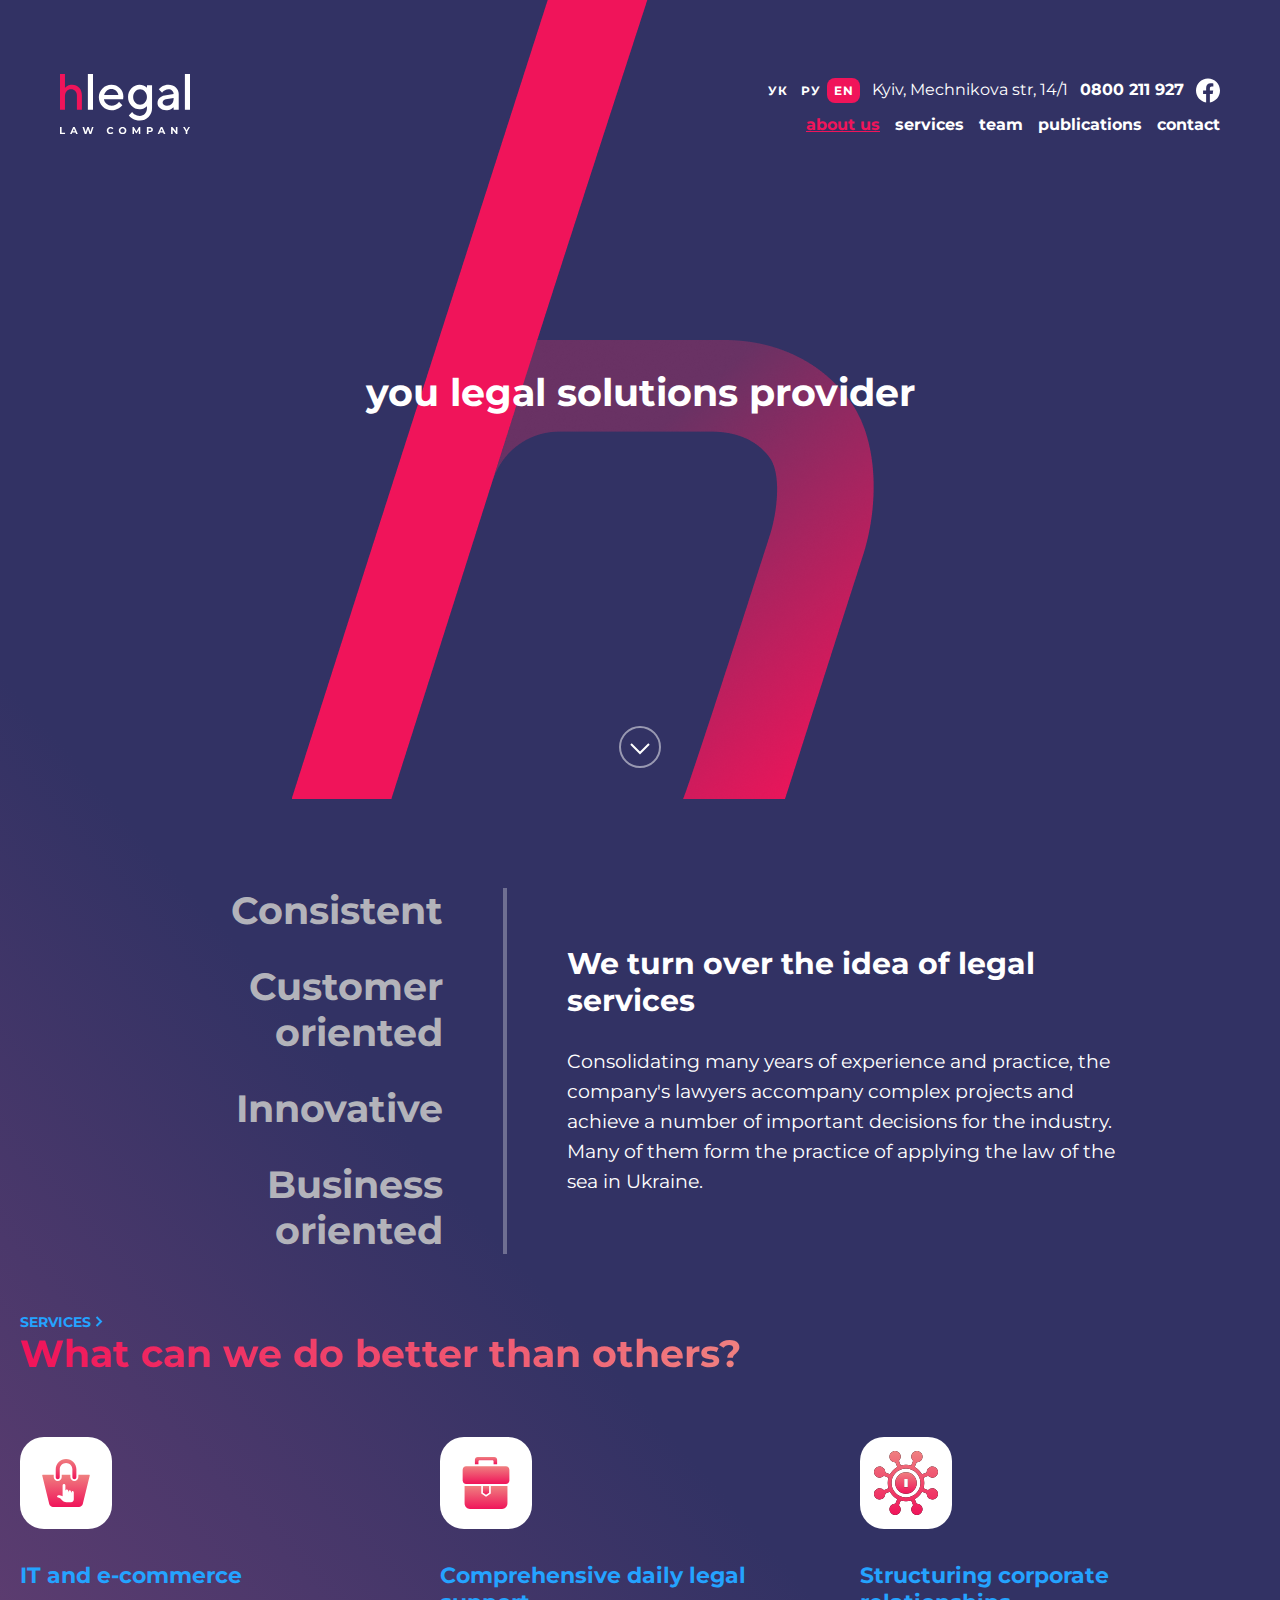
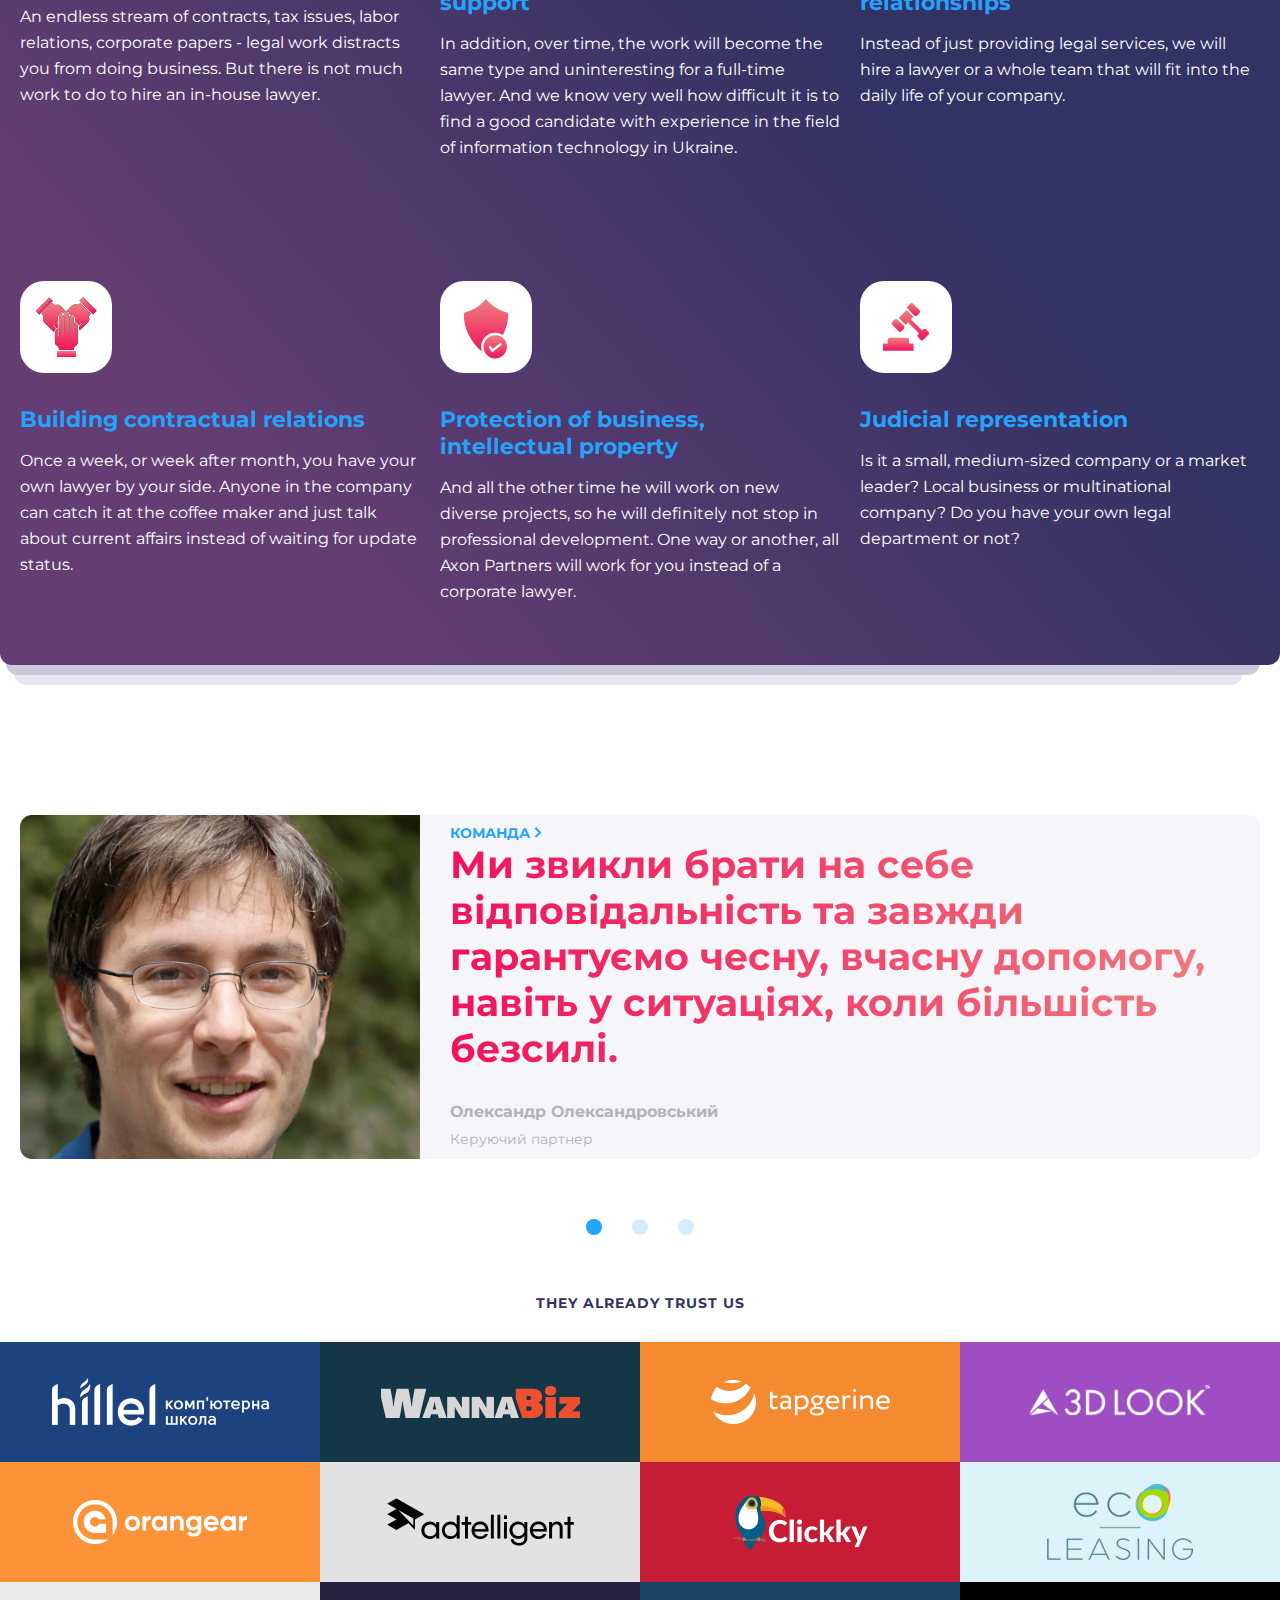
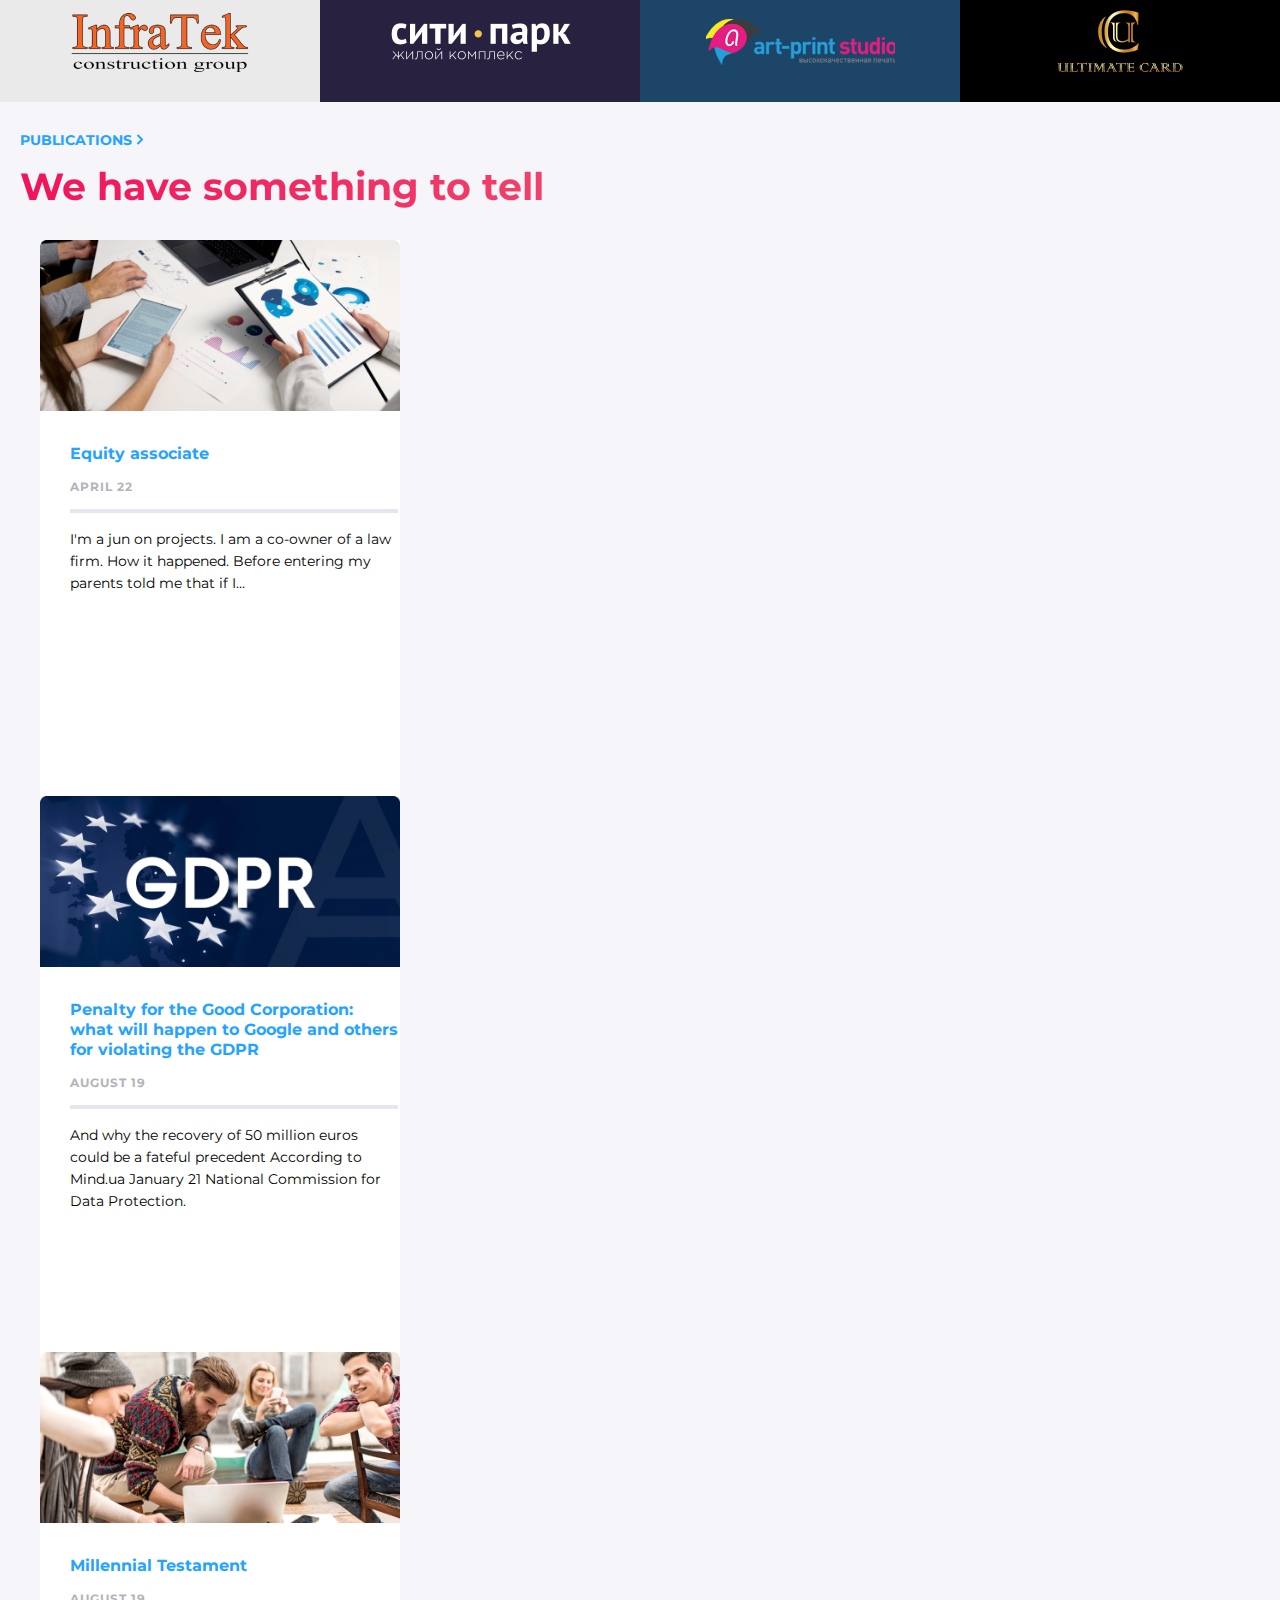
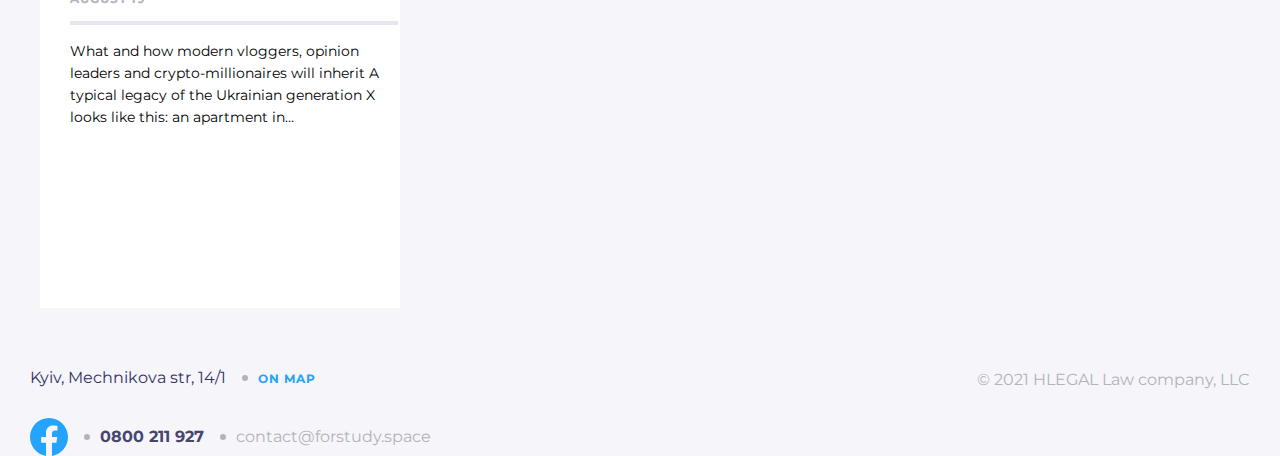
<file: index.html>
<!DOCTYPE html>
<html lang="en">
<head>

    <link rel="stylesheet" href="styles/reset.css">
    <link rel="stylesheet" href="styles/popup.css">
    <link rel="stylesheet" href="styles/style.css">
    <title>Final Italian Job</title>
</head>
<body>
    <div class="flexible_wrapper">
    <div class="main_wraper">
    <header class="header">
        <div class="mobile">
            <div class="navigation-mobile">
                <div class="letters">
                    <p class="lang">УК</p>
                    <p class="lang">РУ</p>
                    <p class="lang active">EN</p>
                </div>
                <p class="phone">0800 211 927</p>

            </div>
            <div class="logo-mobile">
                <img class="header__logo" src="image/Logo_mobile_white.svg" alt="logo">
                <img src="image/Hamburger_mobile_white.svg" alt="navigation" class="hamburger"> 
            </div>
        </div>
        <div class="fix-size-main header__container">
            <div class="test"><img class="header__logo" src="image/Logo.svg" alt="logo"></div>
                <div class="header__main-content__contacts">
                    <p class="lang">УК</p>
                    <p class="lang">РУ</p>
                    <p class="lang active">EN</p>
                    <div class="point"></div>
                    <p class="address">Kyiv, Mechnikova str, 14/1</p>
                    <div class="point"></div>
                    <p class="phone">0800 211 927</p>
                    <div class="point"></div>
                    <svg class="fb_header_hover" width="24" height="25" 
                        viewBox="0 0 24 25" fill="none" xmlns="http://www.w3.org/2000/svg">
                        <path d="M24 12.5733C24 5.90541 18.6274 0.5 12 0.5C5.37258 0.5 0 5.90541 0 12.5733C0 18.5995 4.38823 23.5943 10.125 24.5V16.0633H7.07813V12.5733H10.125V9.91343C10.125 6.88755 11.9165 5.21615 14.6576 5.21615C15.9705 5.21615 17.3438 5.45195 17.3438 5.45195V8.42313H15.8306C14.3399 8.42313 13.875 9.35379 13.875 10.3086V12.5733H17.2031L16.6711 16.0633H13.875V24.5C19.6118 23.5943 24 18.5995 24 12.5733Z" fill="white"/>
                    </svg>
                </div>
                <div class="test2">
                    <nav class="header__main-content__nav">
                        <ul class="nav__list">
                            <li class="nav__list__item active"><a href="pages/about.html">about us</a></li>
                            <li class="nav__list__item"><a href="">services</a></li>
                            <li class="nav__list__item"><a href="">team</a></li>
                            <li class="nav__list__item"><a href="">publications</a></li>
                            <li id="modalButton" class="nav__list__item modal-link"> contact</li>
                        </ul>
                    </nav>
                </div>
        </div>
    </header>
        <main>
        <section class="main_background">
            <div class="svg_logo">
                    <h3 class="title_logo">you legal solutions provider</h3>
                <div class="svg">
                    <svg class="scroll" width="42" height="42" viewBox="0 0 42 42" fill="none" xmlns="http://www.w3.org/2000/svg">
                    <g clip-path="url(#clip0_22728_11340)">
                    <circle opacity="0.5" cx="21" cy="21" r="20" id="one" stroke="white" stroke-width="2"/>
                    <path d="M12 18L21 27L30 18" id="one" stroke="white" stroke-width="2"/>
                    </g>
                    <defs>
                    <clipPath id="clip0_22728_11340">
                    <rect width="42" height="42" fill="white"/>
                    </clipPath>
                    </defs>
                    </svg>  
                </div>                     
            </div>
            <div class="fix-size-main">
            <div class="main__first">
                <div class="modal-container " id="modal">

                    <div class="window ">
                        <div class="fix-size_container">
                            <div class="menu"><h1 class="main_title">We would like to help you 
                                </h1>
                                <img id="closeModal" class="cross_absolute" src="image/cross.svg" alt="cross">
                            </div>
                
                        <input class="input_upper" type="text" placeholder="Name">
                        <textarea class="input_main" placeholder="Message"></textarea>
                        <h2 class="second_title">How to answer you?</h2>
                        <input class="input_upper" type="text" placeholder="Phone number">
                        <input class="input_email" type="text" placeholder="Email">
                        <button class="button">Send message</button>
                    </div>
                    </div>
                </div>
                <div class="main__card-container bordered">
                    <div class="main__card">
                        <p>
                            Consistent
                        </p>
                    </div>
                    <div class="main__card">
                        <p>
                            Customer oriented
                        </p>
                    </div>
                    <div class="main__card">
                        <p>
                            Innovative
                        </p>
                    </div>
                    <div class="main__card">
                        <p>
                            Business oriented
                        </p>
            </div>
            </div>
            <div class="main__information ">
                <h1 class="main__information-title">
                    We turn over the idea of legal services
                </h1>
                <p class="main__information-text">
                    Consolidating many years of experience
                     and practice, the company's lawyers 
                     accompany complex projects and achieve
                      a number of important decisions for
                       the industry. Many of them form the 
                       practice of applying the law of the sea in Ukraine.
                </p>
            </div>
        </div>
    </div>
            <div class="fix-size-main">
                <div class="additional_title" ><p class="title_secondary" >services
                    <svg width="8" height="11" viewBox="0 0 8 11" fill="none" xmlns="http://www.w3.org/2000/svg">
                        <path d="M1.5 1L6 5.5L1.5 10" class="title_secondary" stroke ="#24A3FF" stroke-width="2"/>
                        </svg></p>
                    <h2 class="secondaty_info">What can we do better than others?</h2>
                </div>
                <div class="flexi_cards">
                <div class="card_container_small left">
                <div class="card_small">
                    <img class="icon" src="image/basket.svg" alt="basket">
                    <h3 class="card_title">IT and e-commerce</h3>
                    <p class="card_info">An endless stream of contracts, tax issues,
                        labor relations, corporate papers - legal
                        work distracts you from doing business. 
                        But there is not much work to do to hire
                        an in-house lawyer.</p>
                </div>
                <div class="card_small">
                    <img class="icon" src="image/purse.svg" alt="purse">
                    <h3 class="card_title">Comprehensive daily
                        legal support</h3>
                    <p class="card_info">In addition, over time, 
                        the work will become the same type and 
                        uninteresting for a full-time lawyer. 
                        And we know very well how difficult it 
                        is to find a good candidate with experience
                         in the field of information technology in 
                         Ukraine.</p>
                </div>
                <div class="card_small">
                    <img class="icon" src="image/atom.svg" alt="atom">
                    <h3 class="card_title">Structuring corporate relationships</h3>
                    <p class="card_info">Instead of just providing legal services, 
                        we will hire a lawyer or a whole team that will fit
                         into the daily life of your company.</p>
                </div>
            </div>
            <div class="card_container_small right">
                <div class="card_small">
                    <img class="icon" src="image/hands.svg" alt="hands">
                    <h3 class="card_title">Building contractual relations</h3>
                    <p class="card_info">Once a week, or week after month, 
                        you have your own lawyer by your side. Anyone in
                         the company can catch it at the coffee maker and 
                         just talk about current affairs instead of waiting 
                         for update status.</p>
                </div>
                <div class="card_small">
                    <img class="icon" src="image/shield.svg" alt="shield">
                    <h3 class="card_title">Protection of business, intellectual property</h3>
                    <p class="card_info">And all the other time he will work on new diverse 
                        projects, so he will definitely not stop in professional 
                        development. One way or another, all Axon Partners will 
                        work for you instead of a corporate lawyer.</p>
                </div>
                <div class="card_small">
                    <img class="icon" src="image/hummer.svg" alt="hummer">
                    <h3 class="card_title">Judicial representation</h3>
                    <p class="card_info">Is it a small, medium-sized company
                         or a market leader? Local business or multinational 
                         company? Do you have your own legal department or 
                         not?</p>
                </div>
            </div>
        </div>        
         </section>
        </div>
         <section class="team">
            <div class="fix-size-main relative">
                <div class="photo_card">
                    <img class="team_photo" src="image/photo.jpg" alt="photo">
                    <div class="card_text_column">
                        <p class="title_secondary">команда 
                            <svg width="8" height="11" viewBox="0 0 8 11" fill="none" xmlns="http://www.w3.org/2000/svg">
                                <path d="M1.5 1L6 5.5L1.5 10" class="title_secondary" stroke ="#24A3FF" stroke-width="2"/>
                            </svg>
                        </p>
                        <h2 class="photo_text">Ми звикли брати на себе відповідальність 
                        та завжди гарантуємо чесну, вчасну допомогу,
                        навіть у ситуаціях, коли більшість безсилі.</h2>
                        <p class="smallest_paragraph">Олександр Олександровський</p>
                        <p class="smallest_info">Керуючий партнер</p>
                    </div>
                </div>
            </div>    
                <div class="three_circle_center">
                    <p class="circle_blue"></p>  
                    <p class="circle_blue lighter"></p>
                    <p class="circle_blue lighter"></p>
                </div>
        </section>
        <section class="logos">
                <h3 class="logo_title">They already trust us</h3>
                <div class="flexi_div">
                    <div class="class hilil FLEX">
                    <img src="image/logo_hilel.png" alt="hiel">
                    </div>
                    <div class="class wanna FLEX">
                    <img  src="image/logos_wanna.png" alt="wanna">
                    </div>
                    <div class="class tap FLEX">
                    <img  src="image/tap.png" alt="tap">
                    </div>
                    <div class="class dllook FLEX">
                    <img  src="image/3dllook.png" alt="3d">
                    </div>
                    <div class="class orange FLEX">
                    <img  src="image/orangegear.png" alt="orange">
                    </div>
                    <div class="class elligent FLEX">
                    <img  src="image/elligent.png" alt="elligent">
                    </div>
                    <div class="class clicky FLEX">
                    <img  src="image/clicky.png" alt="clicky">
                    </div>
                    <div class="class eco FLEX">
                    <img src="image/ecolease.png" alt="eco">
                    </div>
                    <div class="class infra FLEX">
                    <img  src="image/infra.png" alt="infra">
                    </div>
                    <div class="class city FLEX">
                    <img  src="image/cityparek.png" alt="ciypark">
                    </div>
                    <div class="class art FLEX">
                    <img  src="image/artstudio.png" alt="art">
                    </div>
                    <div class="class unreal FLEX">
                    <img src="image/unreal.png" alt="unreal">
                    </div>
                </div>
        </section>
        <section class="publications">
            <div class="fix-size-main">
            <h3 class="title_secondary down">Publications
                <svg width="8" height="11" viewBox="0 0 8 11" fill="none" xmlns="http://www.w3.org/2000/svg">
                    <path d="M1.5 1L6 5.5L1.5 10" class="title_secondary" stroke ="#24A3FF" stroke-width="2"/>
                    </svg>
            </h3>
            <h3 class="footer_title">We have something to tell</h3>
            <div class="3t fix-size-main">
                <div class="footer_cards">
                    <img class="footer_image" src="image/foter_card_left.jpg" alt="left_card">
                    <div class="footer_card_padding">
                        <h4 class="footer_info_title">Equity associate</h4>
                        <p class="footer_date">April 22</p>
                        <p class="footer_info">I'm a jun on projects. I am a co-owner of a law firm. 
                        How it happened. Before entering my parents told me 
                        that if I…</p>
                    </div>    
                </div>
                <div class="footer_cards">
                    <img class="footer_image" src="image/footer_card_center.jpg" alt="center_card">
                    <div class="footer_card_padding">
                        <h4 class="footer_info_title">Penalty for the Good Corporation: what will
                         happen to Google and others for violating the GDPR</h4>
                        <p class="footer_date">August 19</p>
                        <p class="footer_info">And why the recovery of 50 million euros could
                         be a fateful precedent According to Mind.ua January 21 National
                          Commission for Data Protection.
                    </p>
                    </div>
                </div>
                <div class="footer_cards" id="footer_wide">
                    <img class="footer_image" id="footer_image" src="image/footer_card_right.jpg" alt="right_card">
                    <div class="footer_card_padding">
                    <h4 class="footer_info_title">Millennial Testament</h4>
                    <p class="footer_date">August 19</p>
                    <p class="footer_info" id="footer_wide">What and how modern vloggers,
                         opinion leaders and 
                        crypto-millionaires will inherit A typical legacy of the Ukrainian
                         generation X looks like this: an apartment in…
                    </p>
                    </div>
                </div>
            </div>
        </div> 
    </section>
            </main>    
        
        <footer class="footer_bg">
            <div class="footer_main_wraper fix-size-main">
                <div class="footer_wrapper_left">
                    <div class="footer_left_column_upper">
                        <p class="footer_adress">Kyiv, Mechnikova str, 14/1</p>
                        <div class="point_footer"></div> 
                        <p class="footer_map">On map</p>   
                    </div>
                    <div class="footer_left_column_down">
                        <svg class="fb_footer_hover" id="footer_animation" width="38" id="footer_animation" height="38" viewBox="0 0 38 38" fill="none" xmlns="http://www.w3.org/2000/svg">
                            <path d="M38 19.1161C38 8.55857 29.4934 0 19 0C8.50658 0 0 8.55857 0 19.1161C0 28.6575 6.94803 36.5659 16.0312 38V24.6419H11.207V19.1161H16.0312V14.9046C16.0312 10.1136 18.8678 7.46723 23.2078 7.46723C25.2866 7.46723 27.4609 7.84059 27.4609 7.84059V12.545H25.0651C22.7048 12.545 21.9688 14.0185 21.9688 15.5302V19.1161H27.2383L26.3959 24.6419H21.9688V38C31.052 36.5659 38 28.6575 38 19.1161Z" fill="#24A3FF"/>
                        </svg>
                        <div class="point_footer"></div>
                        <p class="phone color">0800 211 927</p>
                        <div class="point_footer"></div>
                        <p class="footer_mail">contact@forstudy.space</p>
                    </div>
                </div>                
                <div class="footer_wrapper_right">
                    <p class="footer_lllc">© 2021 HLEGAL Law company, LLC</p>
                </div>
            </div>
        </footer> 
    </div>   
    <script src="scripts/script.js"></script>          
</body>
</html>
</file>
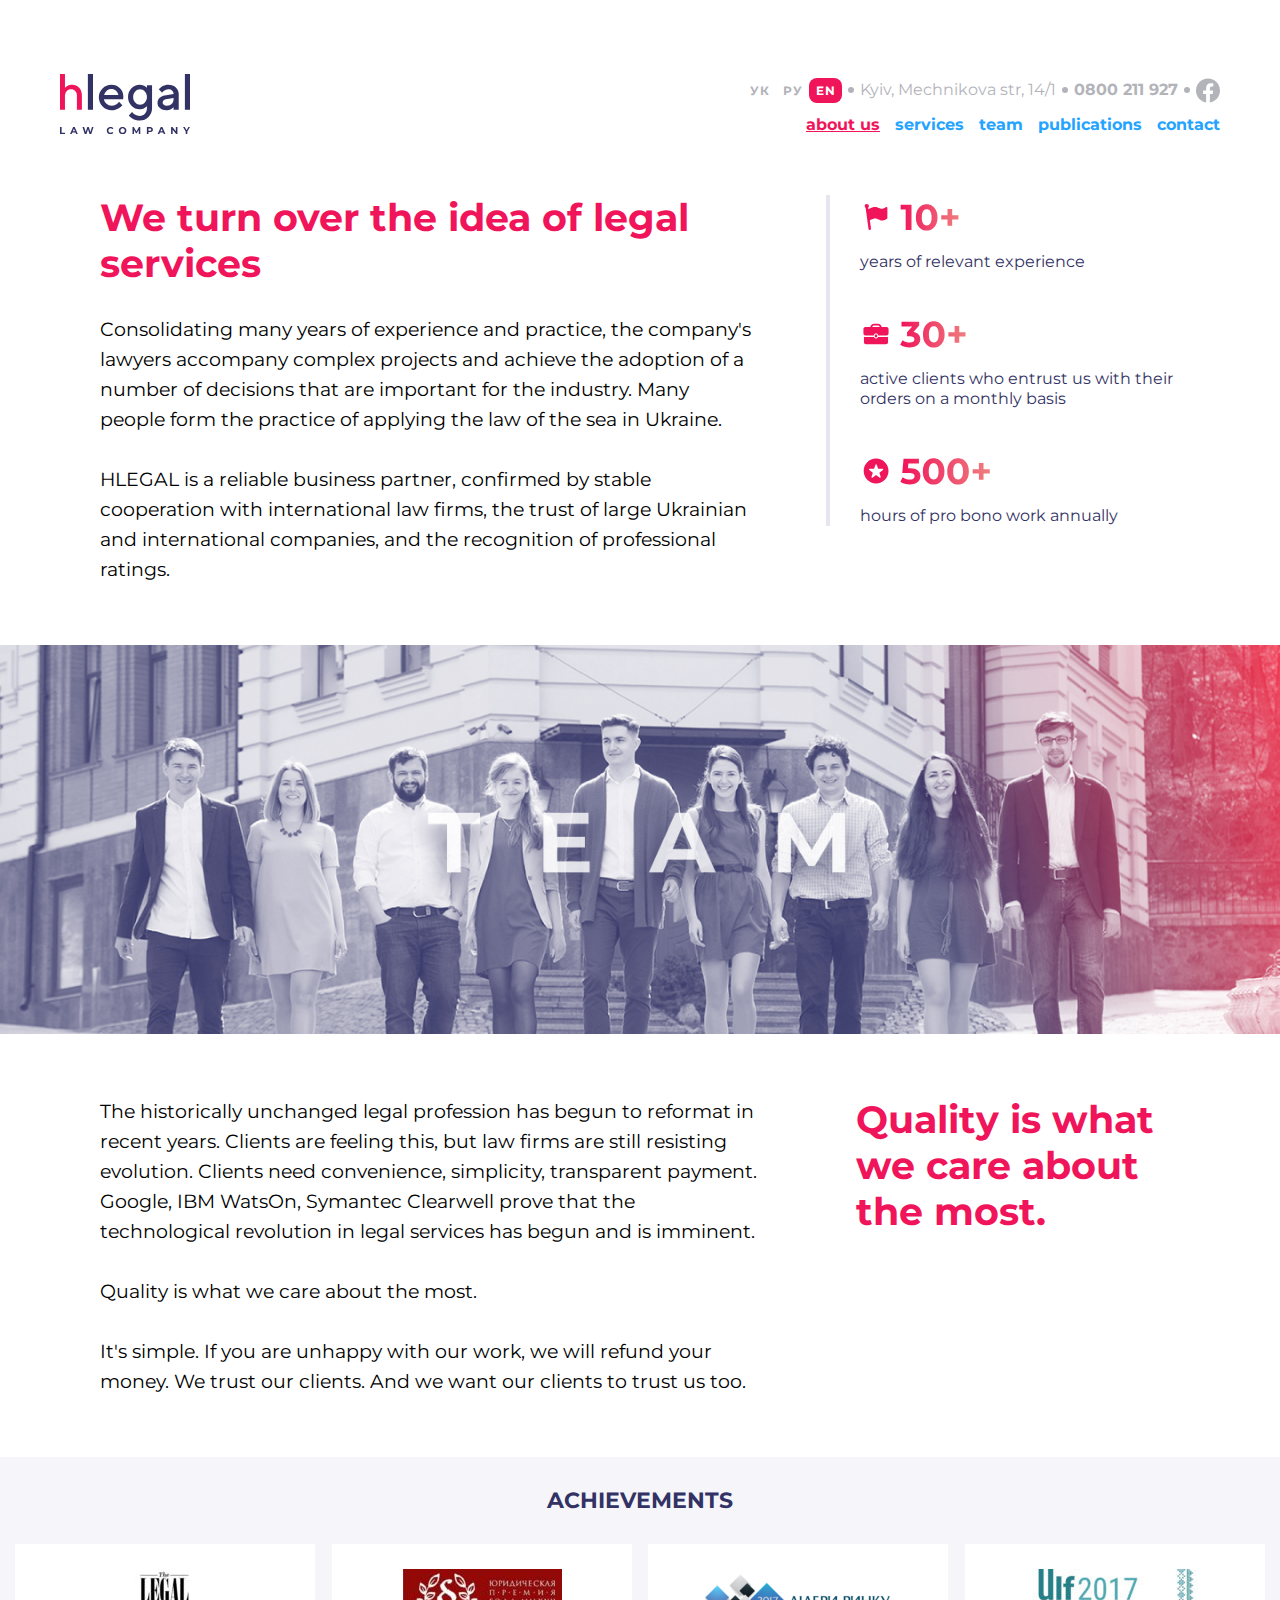
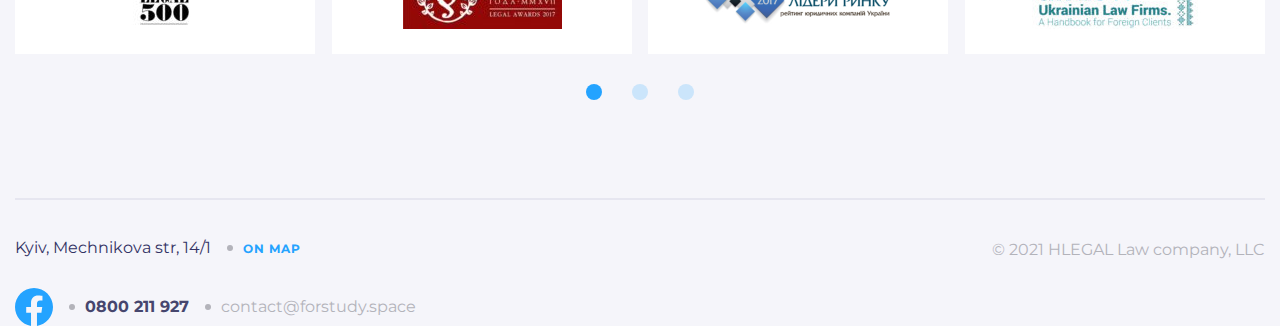
<file: pages/about.html>
<!DOCTYPE html>
<html lang="en">
<head>
    <link rel="stylesheet" href="../styles/reset.css">
    <link rel="stylesheet" href="../styles/additional_style.css">
    <title>About Us</title>
</head>
<body>
    <header class="header">
        <div class="mobile">
            <div class="navigation-mobile">
                <div class="letters">
                    <p class="lang">УК</p>
                    <p class="lang">РУ</p>
                    <p class="lang active">EN</p>
                </div>
                <p class="phone">0800 211 927</p>

            </div>
            <div class="logo-mobile">
                <img class="header__logo" src="../image/Logo_white.svg" alt="logo">
                <img src="../image/Hamburger.svg" alt="navigation" class="hamburger"> 
            </div>
        </div>
        <div class="fix-size-main header__container">
            <div class="test"> <a href="../index.html" class="home page"><img class="header__logo" src="../image/Logo_white.svg" alt="logo"></a></div>
                <div class="header__main-content__contacts">
                    <div class="letters">
                    <p class="lang">УК</p>
                    <p class="lang">РУ</p>
                    <p class="lang active">EN</p>
                    <div class="point"></div>
                    <p class="address">Kyiv, Mechnikova str, 14/1</p>
                    <div class="point"></div>
                    </div>
                    
                    <p class="phone">0800 211 927</p>
                    <div class="point"></div>
                    <svg class="fb-grey" width="24" height="25" viewBox="0 0 24 25" fill="none" xmlns="http://www.w3.org/2000/svg">
                        <path d="M24 12.5733C24 5.90541 18.6274 0.5 12 0.5C5.37258 0.5 0 5.90541 0 12.5733C0 18.5995 4.38823 23.5943 10.125 24.5V16.0633H7.07813V12.5733H10.125V9.91343C10.125 6.88755 11.9165 5.21615 14.6576 5.21615C15.9705 5.21615 17.3438 5.45195 17.3438 5.45195V8.42313H15.8306C14.3399 8.42313 13.875 9.35379 13.875 10.3086V12.5733H17.2031L16.6711 16.0633H13.875V24.5C19.6118 23.5943 24 18.5995 24 12.5733Z" fill="#B3B3BA"/>
                        </svg>                        
                </div>
                <div class="test2">
                    <nav class="header__main-content__nav">
                        <ul class="nav__list">
                            <li class="nav__list__item active"><a href="pages/about.html">about us</a></li>
                            <li class="nav__list__item"><a href="">services</a></li>
                            <li class="nav__list__item"><a href="">team</a></li>
                            <li class="nav__list__item"><a href="">publications</a></li>
                            <li class="nav__list__item"><a href="">contact</a></li>
                        </ul>
                    </nav>
                </div>
        </div>
    </header>
    <main class="main">
        <div class="fix-size-secondary main__first">
            <div class="main__information">
                <h1 class="main__information-title">
                    We turn over the idea of legal services
                </h1>
                <p class="main__information-text">
                    Consolidating many years of experience and practice, the company's lawyers accompany complex projects and achieve the adoption of a number of decisions that are important for the industry. Many people form the practice of applying the law of the sea in Ukraine.
                    <br>
                    <br>
                    HLEGAL is a reliable business partner, confirmed by stable cooperation with international law firms, the trust of large Ukrainian and international companies, and the recognition of professional ratings.
                </p>
            </div>
            <div class="main__card-container bordered">
                <div class="main__card">
                    <img src="../image/10+.svg" alt="10+">
                    <p>
                        years of relevant experience
                    </p>
                </div>
                <div class="main__card">
                    <img src="../image/30+.svg" alt="30+">
                    <p>
                        active clients who entrust us with their orders on a monthly basis
                    </p>
                </div>
                <div class="main__card">
                    <img src="../image/500+.svg" alt="500+">
                    <p>
                        hours of pro bono work annually
                    </p>
                </div>
            </div>
        </div>
        <img class="main__landing" src="../image/landing.jpg" alt="landing">
        <div class="fix-size-secondary main__first">
            <div class="main__information">
                <p class="main__information-text">
                    The historically unchanged legal profession
                     has begun to reformat in recent years.
                      Clients are feeling this, but law firms 
                      are still resisting evolution. Clients 
                      need convenience, simplicity, transparent 
                      payment. Google, IBM WatsOn, Symantec
                       Clearwell prove that the technological 
                       revolution in legal services has begun
                        and is imminent. <br> <br>
                    Quality is what we care about the most. <br> <br>
                    It's simple. If you are unhappy with our 
                    work, we will refund your money. We trust
                     our clients. And we want our clients to trust us too.
                </p>
            </div>
            <div class="main__card-container">
                <h2 class="main__information-title">
                    Quality is what we care about the most.
                </h2>
            </div>
        </div>
    </main>
    <footer class="footer">
        <div class="fix-size-main footer">
            <div class="footer__card">
                <h3 class="title">achievements</h3>
                <div class="footer__card-container">
                    <img src="../image/legal.jpg" alt="legal">
                    <img src="../image/layer.jpg" alt="layer">
                    <img src="../image/lider.jpg" alt="lider">
                    <img src="../image/ulf.jpg" alt="ulf">
                </div>
                <div class="three_circle_center">
                    <p class="circle_blue"></p>
                    <p class="circle_blue lighter"></p>
                    <p class="circle_blue lighter"></p>
                    </div>
            </div>
            <hr>
            <div class="footer__container"></div>
        </div>
        <div class="footer_main_wraper fix-size-main">
        <div class="footer_wrapper_left">
                    <div class="footer_left_column_upper">
                        <p class="footer_adress">Kyiv, Mechnikova str, 14/1</p>
                        <div class="point_footer"></div> 
                        <p class="footer_map">On map</p>   
                    </div>
                    <div class="footer_left_column_down">
                        <svg class="fb_footer_hover" id="footer_animation" width="38" id="footer_animation" height="38" viewBox="0 0 38 38" fill="none" xmlns="http://www.w3.org/2000/svg">
                            <path d="M38 19.1161C38 8.55857 29.4934 0 19 0C8.50658 0 0 8.55857 0 19.1161C0 28.6575 6.94803 36.5659 16.0312 38V24.6419H11.207V19.1161H16.0312V14.9046C16.0312 10.1136 18.8678 7.46723 23.2078 7.46723C25.2866 7.46723 27.4609 7.84059 27.4609 7.84059V12.545H25.0651C22.7048 12.545 21.9688 14.0185 21.9688 15.5302V19.1161H27.2383L26.3959 24.6419H21.9688V38C31.052 36.5659 38 28.6575 38 19.1161Z" fill="#24A3FF"/>
                        </svg>
                        <div class="point_footer"></div>
                        <p class="phone color">0800 211 927</p>
                        <div class="point_footer"></div>
                        <p class="footer_mail">contact@forstudy.space</p>
                    </div>
                </div>                
                <div class="footer_wrapper_right">
                    <p class="footer_lllc">© 2021 HLEGAL Law company, LLC</p>
                </div>
            </div>
    </footer>
</body>
</html>
</file>
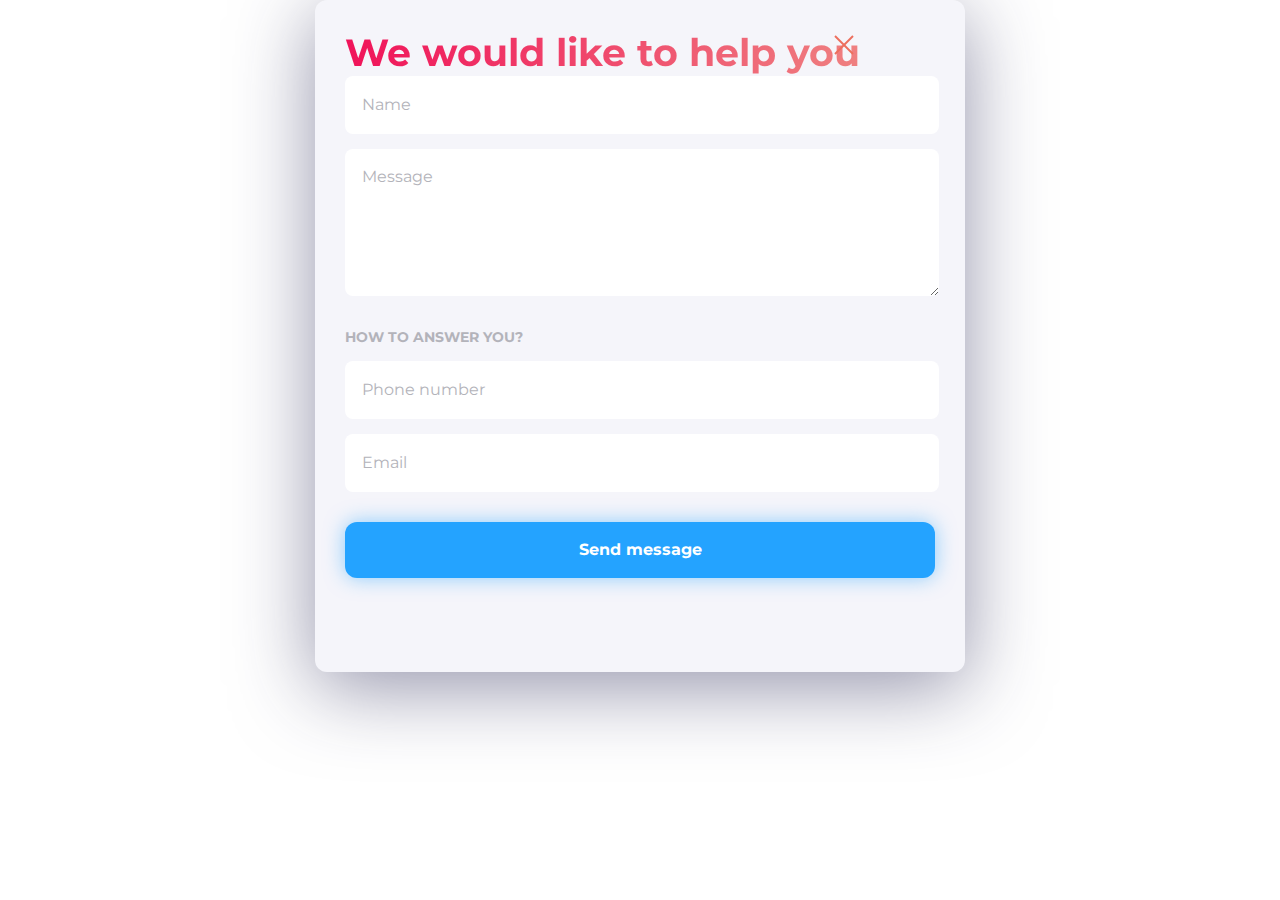
<file: pages/popup.html>
<!DOCTYPE html>
<html lang="en">
<head>
    <link rel="stylesheet" href="../styles/reset.css">
    <link rel="stylesheet" href="../styles/popup.css">
    <title>Pop-Up</title>
</head>
<body>
    <div class="window ">
        <div class="fix-size_container">
        <h1 class="main_title">We would like to help you 
        <img class="cross_absolute" src="../image/cross.svg" alt="cross">
        </h1>
        <input class="input_upper" type="text" placeholder="Name">
        <textarea class="input_main" placeholder="Message"></textarea>
        <h2 class="second_title">How to answer you?</h2>
        <input class="input_upper" type="text" placeholder="Phone number">
        <input class="input_email" type="text" placeholder="Email">
        <button class="button">Send message</button>
    </div>
    </div>
    
</body>
</html>
</file>
<file: styles/popup.css>
@font-face {
    font-family: "Montserrat Regular";
    font-weight: 400;
    src: url("../fonts/Montserrat-Regular.ttf");
}

@font-face {
    font-family: "Montserrat Bold";
    font-weight: 700;
    src: url("../fonts/Montserrat-Bold.ttf");

}


::placeholder { 
    color: #B3B3BA;
    font-family: 'Montserrat Regular';
    font-weight: 400;
    font-size: 16px;
    line-height: 26px;
    padding-left: 15px;
  }

  .modal-container {
    position: fixed;
    height: 100vh;
    width: 100vw;
    top: 0;
    left: 0;
    background-color: rgba(50, 50, 100, 0.632);
    display: none;
}

.window {
    width: 650px;
    height: 612px;
    background-color: #F5F5FA;
    display: flex;
    justify-content: center;
    padding: 30px 0;
    border-radius: 12px;
    box-shadow: 0px 15px 80px rgb(40 40 86 / 50%);
    overflow: auto;
    margin: auto;
}

.show-modal {
    display: flex;
}

.fix-size_container {
    width: 590px;
}

.cross_absolute {
    position: absolute;
    top: 0;
    right: 0;
    cursor: pointer;
}

.menu {
    position: relative;
    display: flex;
    justify-content: space-between;
    align-items: flex-start;
}

.main_title {
    font-family: 'Montserrat Bold';
    font-size: 38px;
    line-height: 46px;
    background: linear-gradient(90.13deg, #F0145A 0.84%, #EF8080 99.96%);
    -webkit-background-clip: text;
    -webkit-text-fill-color: transparent;
    background-clip: text;
    font-weight: 700;
    margin-bottom: 30px;
    display: flex;
    justify-content: space-between;
    position: relative;
    display: inline;
    margin-right: 30px;
}

.input_upper {
    width: 100%;
    height: 56px;
    border: none;
    margin-bottom: 15px;   
    border-radius: 8px;
}

.second_title {
    font-family: 'Montserrat Bold';
    font-weight: 700;
    font-size: 14px;
    line-height: 17px;
    color:#B3B3BA;
    text-transform: uppercase;
    margin-bottom: 15px;
}

.input_main {
    width: 100%;
    height: 130px;
    border: none;
    margin-bottom: 30px;
    border-radius: 8px;
    padding-top: 15px;
}

.input_email {
    width: 100%;
    height: 56px;
    border: none;
    margin-bottom: 30px;
    border-radius: 8px;
}

.button {
    font-family: 'Montserrat Bold';
    font-weight: 700;
    font-size: 16px;
    line-height: 20px;
    width: 100%;
    height: 56px;
    color: #FFFFFF;
    background: #24A3FF;
    box-shadow: 0px 0px 20px rgba(36, 163, 255, 0.5);
    border-radius: 12px;
    border: none;
    cursor: pointer;
    margin-bottom: 15px;
}
</file>
<file: styles/style.css>
.footer_title, .photo_text, .main__card p, .title_logo {
  font-family: "Montserrat Bold";
  font-size: 38px;
  line-height: 46px;
  color: #F0145A;
  font-weight: 700;
}

.main__information-title {
  font-family: "Montserrat Bold";
  font-size: 30px;
  line-height: 37px;
  color: #323264;
  font-weight: 700;
}

.card_title {
  font-family: "Montserrat Bold";
  font-size: 22px;
  line-height: 27px;
  color: #323264;
  text-transform: uppercase;
}

.logo_title, .title_secondary {
  font-family: "Montserrat Bold";
  font-weight: 700;
  font-size: 14px;
  line-height: 17px;
  color: #24A3FF;
  text-transform: uppercase;
}

.main__information-text {
  font-family: "Montserrat Regular";
  font-size: 19px;
  line-height: 30px;
  color: #000000;
}

.card_info {
  font-family: "Montserrat Regular";
  font-weight: 400;
  font-size: 16px;
  line-height: 26px;
  color: #FFFFFF;
  align-self: stretch;
}

.footer_info_title, .smallest_paragraph {
  font-family: "Montserrat Bold";
  font-weight: 700;
  font-size: 16px;
  line-height: 20px;
  color: #B3B3BA;
}

.footer_mail, .footer_adress {
  font-family: "Montserrat Regular";
  font-weight: 400;
  font-size: 16px;
  line-height: 20px;
  color: #B3B3BA;
}

.smallest_info {
  font-family: "Montserrat Regular";
  font-weight: 400;
  font-size: 14px;
  line-height: 22px;
  color: #B3B3BA;
}

.footer_lllc {
  font-family: "Montserrat Regular";
  font-weight: 400;
  font-size: 16px;
  line-height: 20px;
  color: #B3B3BA;
}

.footer_map, .footer_date {
  font-family: "Montserrat Bold";
  font-weight: 700;
  font-size: 12px;
  line-height: 15px;
  letter-spacing: 1px;
  text-transform: uppercase;
  color: #B3B3BA;
}

.three_circle_center, .main__first, .lang {
  display: flex;
  align-items: center;
  justify-content: center;
}

.footer_wrapper_right, .footer_left_column_upper, .footer_left_column_down, .footer_main_wraper, .card_container_footer, .photo_card {
  display: flex;
  align-items: center;
  justify-content: space-between;
}

.footer_wrapper_left, .card_text_column, .additional_title, .card_container_small {
  display: flex;
  align-items: flex-start;
  justify-content: space-between;
}

.photo_text, .secondaty_info {
  color: transparent;
  -webkit-background-clip: text;
  background-clip: text;
  background-image: linear-gradient(90.13deg, #F0145A 0.84%, #EF8080 99.96%);
}

.main__card p:hover {
  color: transparent;
  -webkit-background-clip: text;
  background-clip: text;
  background-image: linear-gradient(90deg, #EF8080 0, #F0145A 100%);
}

@font-face {
  font-family: "Montserrat Regular";
  font-weight: 400;
  src: url("../fonts/Montserrat-Regular.ttf");
}
@font-face {
  font-family: "Montserrat Bold";
  font-weight: 700;
  src: url("../fonts/Montserrat-Bold.ttf");
}
* {
  box-sizing: border-box;
}

.header__logo:hover {
  transform: scale(1.5);
  padding-left: 30PX;
  cursor: pointer;
}

svg.fb_header_hover :hover {
  fill: #F0145A;
  cursor: pointer;
}

.header {
  background-color: transparent;
  padding-top: 55px;
  padding-bottom: 30px;
  background-position: center top;
  position: absolute;
  top: 0;
  width: 100%;
}

.fix-size-main {
  max-width: 1320px;
  margin: 0 auto;
  min-width: 320px;
  padding-left: 20px;
  padding-right: 20px;
}

.fix-size-secondary {
  max-width: 1080px;
  margin: 0 auto;
}

.lang {
  font-family: "Montserrat Bold";
  font-size: 12px;
  line-height: 15px;
  text-align: center;
  letter-spacing: 1px;
  color: white;
  width: 33px;
  height: 25px;
  border-radius: 8px;
}
.lang:hover {
  background-color: #F0145A;
  color: white;
  cursor: pointer;
}

.lang.active {
  background-color: #F0145A;
  color: white;
}

.header__container {
  padding-top: 50px;
}

.header__container,
.header__main-content__contacts,
.nav__list {
  display: flex;
  align-items: center;
  justify-content: space-between;
}

.header__main-content__contacts {
  position: absolute;
  right: 60px;
  margin-bottom: 30px;
}

.header__main-content__nav {
  margin-top: 10px;
  position: absolute;
  right: 60px;
}

.test {
  position: absolute;
  left: 60px;
}

.point {
  background-color: white;
  max-width: 6px;
  height: 6px;
  border-radius: 50%;
  margin: 0 6px;
}

.address {
  font-family: "Montserrat Regular";
  font-size: 16px;
  line-height: 20px;
  color: white;
}

.phone {
  font-family: "Montserrat Bold";
  font-size: 16px;
  line-height: 20px;
  font-weight: 700;
  color: white;
}

.header__main-content__nav .nav__list {
  justify-content: flex-end;
}
.header__main-content__nav .nav__list .nav__list__item:not(:last-child) {
  margin-right: 15px;
}
.header__main-content__nav .nav__list .nav__list__item a {
  font-family: "Montserrat Bold";
  font-size: 16px;
  line-height: 20px;
  color: white;
  text-decoration: none;
}
.header__main-content__nav .nav__list .active a {
  color: #F0145A;
  text-decoration: underline;
}
.header__main-content__nav .nav__list .nav__list__item a:hover {
  color: #F0145A;
  text-decoration: underline;
}

.modal-link {
  font-family: "Montserrat Bold";
  font-size: 16px;
  line-height: 20px;
  color: white;
  cursor: pointer;
}
.modal-link.active {
  color: #F0145A;
  text-decoration: underline;
}
.modal-link:hover {
  color: #F0145A;
  text-decoration: underline;
}

.main_wraper {
  background-image: url("../image/Symbol.png"), linear-gradient(228.57deg, #323264 11.93%, #323264 57.17%, #643E72 87.46%);
  background-position: center top;
  background-repeat: no-repeat;
  top: 0;
  border-radius: 0px 0px 12px 12px;
  padding-top: 200px;
  position: relative;
}

.main_background:after {
  content: "";
  width: 98%;
  z-index: -1;
  height: 100%;
  position: absolute;
  bottom: 0;
  transform: translate(6px, 10px);
  background: #CACADB;
  border-radius: 0px 0px 12px 12px;
}

.main_background:before {
  content: "";
  width: 96%;
  z-index: -1;
  height: 100%;
  position: absolute;
  bottom: 0;
  transform: translate(14px, 20px);
  background: #E7E7F2;
  border-radius: 0px 0px 12px 12px;
}

.title_logo {
  color: white;
  text-align: center;
  padding-bottom: 310px;
  padding-top: 170px;
  animation-name: title_logo_animation;
  animation-duration: 2s;
}

@keyframes title_logo_animation {
  0% {
    transform: translateY(0) scale(0);
  }
  50% {
    transform: translateY(-40px) scale(2);
  }
  100% {
    transform: translateY(0) scale(1);
  }
}
.scroll :hover #one {
  stroke: #F0145A;
  cursor: pointer;
}

.svg {
  display: flex;
  justify-content: center;
  padding-bottom: 60px;
}

.main__first {
  padding: 60px 0;
}

.main__information {
  padding-left: 60px;
}

.main__information-title {
  margin-bottom: 28px;
  max-width: 581px;
  color: white;
}

.main__information-text {
  color: white;
  max-width: 581px;
  height: 150px;
}

.main__card-container {
  max-width: 375px;
  padding-right: 60px;
}
.main__card-container.bordered {
  border-right: 4px solid rgba(255, 255, 255, 0.3);
}
.main__card-container .main__card:not(:last-child) {
  margin-bottom: 30px;
}

.main__card p {
  text-align: right;
  color: #B3B3BA;
}
.main__card p:hover {
  cursor: pointer;
}

.card_container_small {
  padding-top: 60px;
  padding-bottom: 60px;
}

.card_small {
  max-width: 400px;
}

.logo_size {
  max-width: 360px;
  height: 120px;
}

.card_title {
  color: #24A3FF;
  text-transform: none;
  max-width: 400px;
  margin-bottom: 15px;
}

.card_info {
  max-width: 400px;
}

.title_secondary {
  transition: 1s;
}
.title_secondary:hover {
  color: #F0145A;
  cursor: pointer;
  stroke: #F0145A;
  font-size: larger;
}

.secondaty_info {
  font-family: "Montserrat Bold";
  font-size: 38px;
  line-height: 46px;
  font-weight: 700;
}

.additional_title {
  flex-direction: column;
}
.additional_title:hover {
  color: #F0145A;
  cursor: pointer;
}

.icon {
  margin-bottom: 30px;
  max-width: 92px;
  cursor: pointer;
  animation-name: icon_animation;
  animation-duration: 2s;
}
.icon:hover {
  transform: scale(1.5) translateX(20px);
}

@keyframes icon_animation {
  0% {
    transform: translateY(0) scale(0);
  }
  50% {
    transform: translateY(-30px) scale(1.5);
  }
  100% {
    transform: translateY(0) scale(1);
  }
}
.team {
  padding-top: 80px;
}

.team_photo {
  max-width: 400px;
  margin-right: 30px;
}

.photo_card {
  margin-top: 70px;
  margin-bottom: 30px;
  background-color: #F5F5FA;
  border-radius: 12px;
}

.photo_text {
  margin-bottom: 30px;
  max-width: 860px;
}

.card_text_column {
  flex-direction: column;
}

.smallest_paragraph {
  margin-bottom: 6px;
}

.circle_blue {
  background-color: #24A3FF;
  width: 16px;
  height: 16px;
  border-radius: 50%;
  margin: 0 15px;
  transition: 1s;
  cursor: pointer;
}
.circle_blue:hover {
  margin: 0 40px;
  background-color: #F0145A;
  width: 20px;
}

.lighter {
  opacity: 0.2;
}

.three_circle_center {
  padding-top: 30px;
  padding-bottom: 60px;
}

.flexi_div {
  display: grid;
  grid-template-columns: repeat(auto-fit, minmax(320px, 1fr));
}

.logo_title {
  color: #323264;
  text-align: center;
  letter-spacing: 1px;
  margin-bottom: 30px;
}

.class {
  height: 120px;
  text-align: center;
  vertical-align: middle;
}

.FLEX {
  display: flex;
  align-items: center;
  justify-content: center;
}

.hilil {
  background-color: #1C4280;
}

.wanna {
  background-color: #143646;
}

.tap {
  background-color: #F48B30;
}

.dllook {
  background: #9E4DC3;
}

.orange {
  background: #FD9339;
}

.elligent {
  background: #E2E2E4;
}

.clicky {
  background: #C71C36;
}

.eco {
  background: #DCF3F9;
}

.infra {
  background: #EAEAEA;
}

.city {
  background: #282240;
}

.art {
  background: #1D4568;
}

.unreal {
  background: #000000;
}

.footer_cards {
  max-width: 400px;
  background-color: white;
  height: 556px;
}

.footer_card_padding {
  padding-left: 30px;
}

.footer_title {
  color: transparent;
  -webkit-background-clip: text;
  background-clip: text;
  background-image: linear-gradient(90deg, #F0145A 0%, #EF8080 100%);
  margin-bottom: 30px;
}

.down {
  margin-bottom: 15px;
}

.footer_info_title {
  color: #24A3FF;
  margin-bottom: 15px;
  max-width: 360px;
  margin-right: 2px;
}

.footer_date {
  margin-bottom: 15px;
}

.footer_image {
  margin-bottom: 30px;
  max-width: 100%;
}

.footer_info {
  font-family: "Montserrat Regular";
  font-weight: 400;
  font-size: 14px;
  line-height: 22px;
  color: black;
  padding-top: 15px;
  max-width: 360px;
  height: 66px;
  border-top: solid 4px #E6E6F0;
  margin-right: 2px;
}

.publications {
  background-color: #F5F5FA;
  padding: 30px 0;
}

.footer_main_wraper {
  padding-top: 30px;
}

.footer_bg {
  background-color: #F5F5FA;
  padding-left: 10px;
  padding-right: 10px;
}

.point_footer {
  background-color: #B3B3BA;
  width: 6px;
  height: 6px;
  border-radius: 50%;
  margin: 0 6px;
}

.footer_wrapper_left {
  flex-direction: column;
}

.footer_left_column_upper > :not(:last-child) {
  margin-right: 10px;
}

.footer_left_column_down > :not(:last-child) {
  margin-right: 10px;
}

.footer_left_column_down {
  align-items: center;
}

.footer_left_column_upper {
  justify-content: center;
  margin-bottom: 30px;
}

.footer_wrapper_right {
  margin-bottom: 65px;
}

.footer_adress {
  color: #323264;
}

.footer_map {
  color: #24A3FF;
  cursor: pointer;
  transition: 1s;
}
.footer_map:hover {
  color: #F0145A;
  font-size: larger;
}

.color {
  color: #46466E;
}

.footer_mail {
  cursor: pointer;
  transition: 1s;
}
.footer_mail:hover {
  color: #0085FF;
  cursor: pointer;
  font-size: larger;
}

svg.fb_footer_hover :hover {
  fill: #F0145A;
  cursor: pointer;
}

.mobile {
  display: none;
}

@media (max-width: 1300px) {
  .footer_cards {
    max-width: 360px;
    background-color: white;
    height: 556px;
  }
}
@media (max-width: 1180px) {
  .fix-size-main {
    max-width: 1160px;
    margin: 0 auto;
  }
  .card_small {
    max-width: 261px;
  }
  .footer_cards {
    max-width: 320px;
  }
  .footer_info {
    max-width: 221px;
  }
}
@media (max-width: 1080px) {
  .footer_cards {
    max-width: 280px;
  }
  .card_text_column {
    display: flex;
    align-items: flex-start;
    justify-content: space-between;
    flex-direction: column;
    max-width: 588px;
    padding: 10px 0;
  }
}
@media (max-width: 974px) {
  .footer_card_padding {
    padding-left: 10px;
    padding-right: 5px;
  }
  .footer_info {
    max-width: 200px;
  }
  .footer_cards {
    max-width: 240px;
  }
}
@media (max-width: 880px) {
  .footer_info {
    max-width: 220px;
  }
  .footer_cards {
    max-width: 220px;
  }
}
@media (max-width: 860px) {
  .card_small {
    max-width: 240px;
  }
  .footer_info {
    max-width: 180px;
  }
  .photo_text {
    max-width: 700px;
    font-size: 22px;
  }
}
@media (max-width: 805px) {
  .fix-size-main {
    max-width: 100%;
    margin: 0 auto;
  }
  .header__container {
    display: flex;
    align-items: flex-start;
    flex-direction: column;
  }
  .header__main-content__nav .nav__list {
    justify-content: flex-start;
  }
  .header__main-content {
    display: flex;
    flex-direction: column;
    justify-content: space-between;
  }
  .header__main-content__contacts {
    order: 1;
  }
  .test {
    order: 2;
  }
  .test2 {
    order: 3;
  }
  .header__main-content__contacts {
    position: static;
    margin-bottom: 10px;
  }
  .header__main-content__nav {
    margin-top: 20px;
  }
  .header__main-content__nav {
    position: static;
  }
  .test {
    position: static;
  }
  .main__first {
    flex-direction: column;
    align-items: flex-start;
    overflow: hidden;
  }
  .main__card {
    margin: 0;
  }
  .main__card-container {
    display: flex;
    flex-direction: row;
    min-width: max-content;
    overflow: hidden;
  }
  .main__card-container.bordered {
    border-right: 0;
  }
  .fix-size-main.main__first {
    display: flex;
    justify-content: flex-start;
  }
  .main__information-text,
.main__information-title {
    max-width: 100%;
  }
  .main__information {
    width: 100%;
    padding-top: 20px;
    margin-left: 0;
    padding-left: 0;
    border-top: 4px solid rgba(255, 255, 255, 0.3);
  }
  .main__card:not(:last-child) {
    margin-bottom: 0;
    margin-right: 30px;
  }
  .main__card p {
    text-align: left;
    color: #B3B3BA;
  }
  .card_container_small.left {
    display: flex;
    flex-direction: column;
    align-items: flex-start;
    justify-content: space-between;
    padding-top: 60px;
    padding-bottom: 60px;
    width: 294px;
  }
  .card_container_small.right {
    display: flex;
    flex-direction: column;
    align-items: flex-end;
    justify-content: space-between;
    padding-top: 60px;
    padding-bottom: 60px;
    width: 294px;
  }
  .card_small {
    max-width: 294px;
    height: 376px;
    margin-bottom: 30px;
  }
  .flexi_cards {
    display: flex;
    flex-direction: row;
    justify-content: space-between;
  }
  .photo_card {
    display: flex;
    align-items: center;
    flex-direction: column;
    justify-content: space-between;
    margin-top: 70px;
    margin-bottom: 30px;
    background-color: #F5F5FA;
    border-radius: 12px;
  }
  .team_photo {
    max-width: 100%;
    margin-right: 0;
    padding-bottom: 30px;
  }
  .card_text_column {
    display: flex;
    align-items: flex-start;
    justify-content: space-between;
    flex-direction: column;
    max-width: 588px;
  }
  .card_container_footer {
    flex-wrap: wrap;
    justify-content: space-around;
    gap: 30px;
  }
  .footer_cards {
    max-width: 260px;
  }
  #footer_wide {
    max-width: 620px;
  }
  #footer_texty {
    width: 620px;
  }
  #footer_image {
    width: 100%;
  }
  .footer_main_wraper {
    flex-direction: column;
    align-items: center;
    justify-content: center;
    padding: 30px 15px 15px 15px;
  }
  .footer_wrapper_left {
    margin-bottom: 40px;
    justify-content: center;
    align-items: center;
  }
}
@media (max-width: 700px) {
  .card_text_column {
    padding-left: 10px;
  }
  .card_small {
    max-width: 280px;
    height: 376px;
    margin-bottom: 30px;
  }
  .footer_cards {
    max-width: 260px;
  }
}
@media (max-width: 650px) {
  .card_small {
    max-width: 240px;
    height: 376px;
    margin-bottom: 30px;
  }
  .icon {
    width: 64px;
  }
  .footer_cards {
    max-width: 240px;
  }
}
@media (max-width: 606px) {
  .footer_cards {
    max-width: 220px;
  }
}
@media (max-width: 565px) {
  .card_small {
    max-width: 220px;
    height: 376px;
    margin-bottom: 60px;
  }
  .footer_cards {
    max-width: 200px;
  }
  .card_info {
    font-family: "Montserrat Regular";
    font-weight: 400;
    font-size: 15px;
    line-height: 26px;
    color: #FFFFFF;
    align-self: stretch;
  }
}
@media (max-width: 526px) {
  .mobile {
    display: flex;
    flex-direction: column;
  }
  .navigation-mobile {
    display: flex;
    justify-content: space-between;
    background-color: rgba(245, 245, 250, 0.2);
    padding: 15px;
  }
  .logo-mobile {
    padding: 15px;
    display: flex;
    justify-content: space-between;
  }
  .hamburger {
    cursor: pointer;
  }
  .address, .point, .header__main-content__nav, .fb-grey {
    display: none;
  }
  .header__main-content__contacts {
    width: 100%;
  }
  .letters {
    display: flex;
  }
  .header__container {
    padding: 15px;
    background: #F5F5FA;
    display: none;
  }
  .footer_cards {
    max-width: 210px;
  }
  .photo_text {
    max-width: 350px;
  }
  .footer_title {
    font-size: 36px;
  }
  .card_container_footer {
    padding: 0;
  }
  .footer_main_wraper {
    flex-wrap: nowrap;
    flex-direction: column;
    justify-content: center;
    align-items: center;
    padding: 0;
  }
  .footer_main_wraper {
    flex-wrap: wrap;
    justify-content: center;
  }
  .footer_left_column_upper, .footer_left_column_down {
    display: flex;
    width: 100%;
    flex-direction: column;
    justify-content: center;
    align-items: center;
    margin-bottom: 20px;
  }
  .point_footer {
    display: none;
  }
  .footer_wrapper_left {
    margin-bottom: 0;
  }
}
@media (max-width: 505px) {
  .fix-size-main {
    max-width: 315px;
    margin: 0 auto;
    padding-left: 10px;
    padding-right: 10px;
  }
  .card_container_small.left {
    display: flex;
    flex-direction: column;
    align-items: flex-start;
    justify-content: space-between;
    padding-top: 60px;
    padding-bottom: 0;
    width: 315px;
  }
  .card_container_small.right {
    display: flex;
    flex-direction: column;
    align-items: flex-end;
    justify-content: space-between;
    padding-top: 0;
    padding-bottom: 60px;
    width: 315px;
  }
  .card_small {
    max-width: 315px;
    height: 376px;
    margin-bottom: 30px;
  }
  .icon {
    width: 92px;
  }
  .flexi_cards {
    display: flex;
    flex-direction: column;
    justify-content: center;
  }
  .photo_text {
    margin-bottom: 30px;
    max-width: 255px;
  }
  .footer_cards {
    max-width: 320px;
    margin: 0;
    padding-right: 0;
  }
  .photo_text {
    max-width: 300px;
  }
  .card_container_footer {
    padding: 0;
  }
  #footer_wide {
    max-width: 300px;
  }
  .footer_info {
    max-width: 300px;
    margin-right: 1px;
  }
  .footer_title {
    font-size: 32px;
  }
  .footer {
    display: flex;
    align-items: center;
    justify-content: space-between;
    flex-direction: column;
    padding: 30px 0;
    border-top: solid 4px #E6E6F0;
  }
  .footer_wrapper_left {
    flex-direction: column;
    gap: 10px;
  }
  .footer_left_column_upper > :not(:last-child) {
    margin-right: 10px;
  }
  .footer_left_column_down > :not(:last-child) {
    margin-right: 10px;
  }
  .footer_left_column_down {
    display: flex;
    align-items: center;
    flex-direction: column;
    justify-content: space-between;
    align-items: center;
    gap: 10px;
  }
  .footer_left_column_upper {
    display: flex;
    align-items: center;
    flex-direction: column;
    gap: 10px;
    justify-content: center;
    margin-bottom: 20px;
  }
  .footer_wrapper_right {
    margin-top: 30px;
    gap: 10px;
    margin-bottom: 65px;
  }
  .point_footer {
    display: none;
    background-color: #B3B3BA;
    width: 6px;
    height: 6px;
    border-radius: 50%;
    margin: 0 6px;
  }
  .header__main-content__nav {
    display: none;
  }
  .main__information {
    display: flex;
    flex-direction: column;
    padding-left: 0;
  }
  .main__information-text {
    margin-bottom: 30px;
  }
  .main__first {
    padding: 60px 0;
    margin-bottom: 30px;
    flex-direction: column;
  }
  .main__information-text {
    color: white;
    max-width: 581px;
    height: auto;
  }
}

/*# sourceMappingURL=style.css.map */
</file>
<file: styles/additional_style.css>
.main__information-title {
  font-family: "Montserrat Bold";
  font-size: 38px;
  line-height: 46px;
  color: #F0145A;
  font-weight: 700;
}

.footer__card .title {
  font-family: "Montserrat Bold";
  font-size: 22px;
  line-height: 27px;
  color: #323264;
  text-transform: uppercase;
}

.footer_mail, .footer_adress {
  font-family: "Montserrat Regular";
  font-weight: 400;
  font-size: 16px;
  line-height: 20px;
  color: #B3B3BA;
}

.footer_lllc {
  font-family: "Montserrat Regular";
  font-weight: 400;
  font-size: 16px;
  line-height: 20px;
  color: #B3B3BA;
}

.footer_map {
  font-family: "Montserrat Bold";
  font-weight: 700;
  font-size: 12px;
  line-height: 15px;
  letter-spacing: 1px;
  text-transform: uppercase;
  color: #B3B3BA;
}

.three_circle_center, .lang {
  display: flex;
  align-items: center;
  justify-content: center;
}

.footer_wrapper_right, .footer_left_column_upper, .footer_left_column_down, .footer_main_wraper, .footer__card-container {
  display: flex;
  align-items: center;
  justify-content: space-between;
}

.footer_wrapper_left, .main__first {
  display: flex;
  align-items: flex-start;
  justify-content: space-between;
}

@font-face {
  font-family: "Montserrat Regular";
  src: url("../fonts/Montserrat-Regular.ttf");
}
@font-face {
  font-family: "Montserrat Bold";
  src: url("../fonts/Montserrat-Bold.ttf");
}
* {
  box-sizing: border-box;
}

.header {
  background-color: transparent;
  padding-top: 55px;
  padding-bottom: 30px;
  width: 100%;
}

.letters {
  display: flex;
  align-items: center;
}

.fix-size-main {
  max-width: 1320px;
  margin: 0 auto;
  padding-left: 15px;
  padding-right: 15px;
}

.fix-size-secondary {
  max-width: 1080px;
  margin: 0 auto;
  padding: 0 15px;
}

.lang {
  font-family: "Montserrat Bold";
  font-size: 12px;
  line-height: 15px;
  text-align: center;
  letter-spacing: 1px;
  color: #B3B3BA;
  width: 33px;
  height: 25px;
  border-radius: 8px;
}
.lang:hover {
  background-color: #F0145A;
  color: white;
  cursor: pointer;
}

.lang.active {
  background-color: #F0145A;
  color: white;
}

.header__container {
  padding-top: 50px;
}

.header__container,
.header__main-content__contacts,
.nav__list {
  display: flex;
  align-items: center;
  justify-content: space-between;
}

.header__main-content__contacts {
  position: absolute;
  right: 60px;
  margin-bottom: 30px;
}

.header__main-content__nav {
  margin-top: 10px;
  position: absolute;
  right: 60px;
}

.test {
  position: absolute;
  left: 60px;
}

.point {
  background-color: #B3B3BA;
  width: 6px;
  height: 6px;
  border-radius: 50%;
  margin: 0 6px;
}

.address {
  font-family: "Montserrat Regular";
  font-size: 16px;
  line-height: 20px;
  color: #B3B3BA;
}

.phone {
  font-family: "Montserrat Bold";
  font-size: 16px;
  line-height: 20px;
  font-weight: 700;
  color: #B3B3BA;
}

.header__main-content__nav .nav__list {
  justify-content: flex-end;
}
.header__main-content__nav .nav__list .nav__list__item:not(:last-child) {
  margin-right: 15px;
}
.header__main-content__nav .nav__list .nav__list__item a {
  font-family: "Montserrat Bold";
  font-size: 16px;
  line-height: 20px;
  color: #24A3FF;
  text-decoration: none;
}
.header__main-content__nav .nav__list .active a {
  color: #F0145A;
  text-decoration: underline;
}
.header__main-content__nav .nav__list .nav__list__item a:hover {
  color: #F0145A;
  text-decoration: underline;
}

.main__first {
  padding: 60px 0;
}

.main__landing {
  width: 100%;
}

.main__information {
  width: 662px;
  margin-right: 30px;
}

.main__information-title {
  margin-bottom: 28px;
  animation-name: title_animation;
  animation-duration: 2s;
}

@keyframes title_animation {
  0% {
    transform: scale(0) translate(0, 0);
  }
  50% {
    transform: scale(1.5) translate(5px, 5px);
  }
  100% {
    transform: scale(1) translate(0, 0);
  }
}
.main__information-text {
  font-family: "Montserrat Regular";
  font-size: 19px;
  line-height: 30px;
  color: #000000;
  max-width: 658px;
}

.main__card-container {
  width: 354px;
  padding-left: 30px;
}
.main__card-container.bordered {
  border-left: 4px solid #E6E6F0;
}
.main__card-container .main__card:not(:last-child) {
  margin-bottom: 40px;
}
.main__card-container .main__card p {
  font-family: "Montserrat Regular";
  font-size: 16px;
  line-height: 20px;
  color: #323264;
  margin-top: 10px;
}

.footer {
  background-color: #F5F5FA;
}

.footer__card {
  padding: 30px 0;
}
.footer__card .title {
  text-align: center;
  margin-bottom: 30px;
}

.footer__card-container img {
  width: 300px;
}

hr {
  border: 1px solid #E6E6F0;
}

.footer_main_wraper {
  padding-top: 30px;
}

.point_footer {
  background-color: #B3B3BA;
  width: 6px;
  height: 6px;
  border-radius: 50%;
  margin: 0 6px;
}

.footer_wrapper_left {
  flex-direction: column;
}

.footer_left_column_upper > :not(:last-child) {
  margin-right: 10px;
}

.footer_left_column_down > :not(:last-child) {
  margin-right: 10px;
}

.footer_left_column_down {
  align-items: center;
}

.footer_left_column_upper {
  justify-content: center;
  margin-bottom: 30px;
}

.footer_wrapper_right {
  margin-bottom: 65px;
}

.footer_adress {
  color: #323264;
}

.footer_map {
  color: #24A3FF;
  cursor: pointer;
  transition: 1s;
}
.footer_map:hover {
  color: #F0145A;
  font-size: larger;
}

.color {
  color: #46466E;
}

.footer_mail {
  cursor: pointer;
  transition: 1s;
}
.footer_mail:hover {
  color: #0085FF;
  cursor: pointer;
  font-size: larger;
}

svg.fb_footer_hover :hover {
  fill: #F0145A;
  cursor: pointer;
}

.mobile {
  display: none;
}

.circle_blue {
  background-color: #24A3FF;
  width: 16px;
  height: 16px;
  border-radius: 50%;
  margin: 0 15px;
  transition: 1s;
  cursor: pointer;
}
.circle_blue:hover {
  margin: 0 40px;
  background-color: #F0145A;
  width: 20px;
}

.lighter {
  opacity: 0.2;
}

.three_circle_center {
  padding-top: 30px;
  padding-bottom: 60px;
}

@media (max-width: 1235px) {
  .footer__card-container img {
    width: 20%;
  }
  .main__first {
    padding: 60px 15px 0 15px;
  }
}
@media (max-width: 768px) {
  .header {
    padding: 0 0;
  }
  .header__container {
    display: flex;
    align-items: flex-start;
    flex-direction: column;
  }
  .header__main-content__nav .nav__list {
    justify-content: flex-start;
  }
  .header__main-content {
    display: flex;
    flex-direction: column;
    justify-content: space-between;
  }
  .header__main-content__contacts {
    order: 1;
  }
  .test {
    order: 2;
  }
  .test2 {
    order: 3;
  }
  .header__main-content__contacts {
    position: static;
    margin-bottom: 10px;
  }
  .header__main-content__nav {
    margin-top: 20px;
  }
  .header__main-content__nav {
    position: static;
  }
  .test {
    position: static;
  }
  .footer__card .title {
    font-size: 18px;
  }
  .main__first {
    flex-wrap: wrap;
  }
  .main__information {
    margin-bottom: 20px;
  }
  .main__card-container {
    margin-bottom: 40px;
    width: 100%;
    padding-left: 0;
  }
  .footer_main_wraper {
    flex-direction: column;
    align-items: center;
    justify-content: center;
    padding: 30px 15px 15px 15px;
  }
  .footer_wrapper_left {
    margin-bottom: 40px;
    justify-content: center;
    align-items: center;
  }
}
@media (max-width: 526px) {
  .mobile {
    display: flex;
    flex-direction: column;
  }
  .navigation-mobile {
    display: flex;
    justify-content: space-between;
    background-color: #F5F5FA;
    padding: 15px;
  }
  .logo-mobile {
    padding: 15px;
    display: flex;
    justify-content: space-between;
  }
  .hamburger {
    cursor: pointer;
  }
  .address, .point, .header__main-content__nav, .fb-grey {
    display: none;
  }
  .header__main-content__contacts {
    width: 100%;
  }
  .letters {
    display: flex;
  }
  .header__container {
    padding: 15px;
    background: #F5F5FA;
    display: none;
  }
  .main {
    text-align: start;
    padding: 0 15px 0 15px;
  }
  .main__information {
    margin-right: 0;
    width: 100%;
  }
  .main__first {
    padding: 40px 0 0 0;
  }
  .main__information-text {
    width: 100%;
  }
  .footer_main_wraper {
    flex-wrap: nowrap;
    flex-direction: column;
    justify-content: center;
    align-items: center;
    padding: 0;
  }
  .footer_main_wraper {
    flex-wrap: wrap;
    justify-content: center;
  }
  .footer_left_column_upper, .footer_left_column_down {
    display: flex;
    width: 100%;
    flex-direction: column;
    justify-content: center;
    align-items: center;
    margin-bottom: 20px;
  }
  .point_footer {
    display: none;
  }
  .footer_wrapper_left {
    margin-bottom: 0;
  }
}

/*# sourceMappingURL=additional_style.css.map */
</file>
